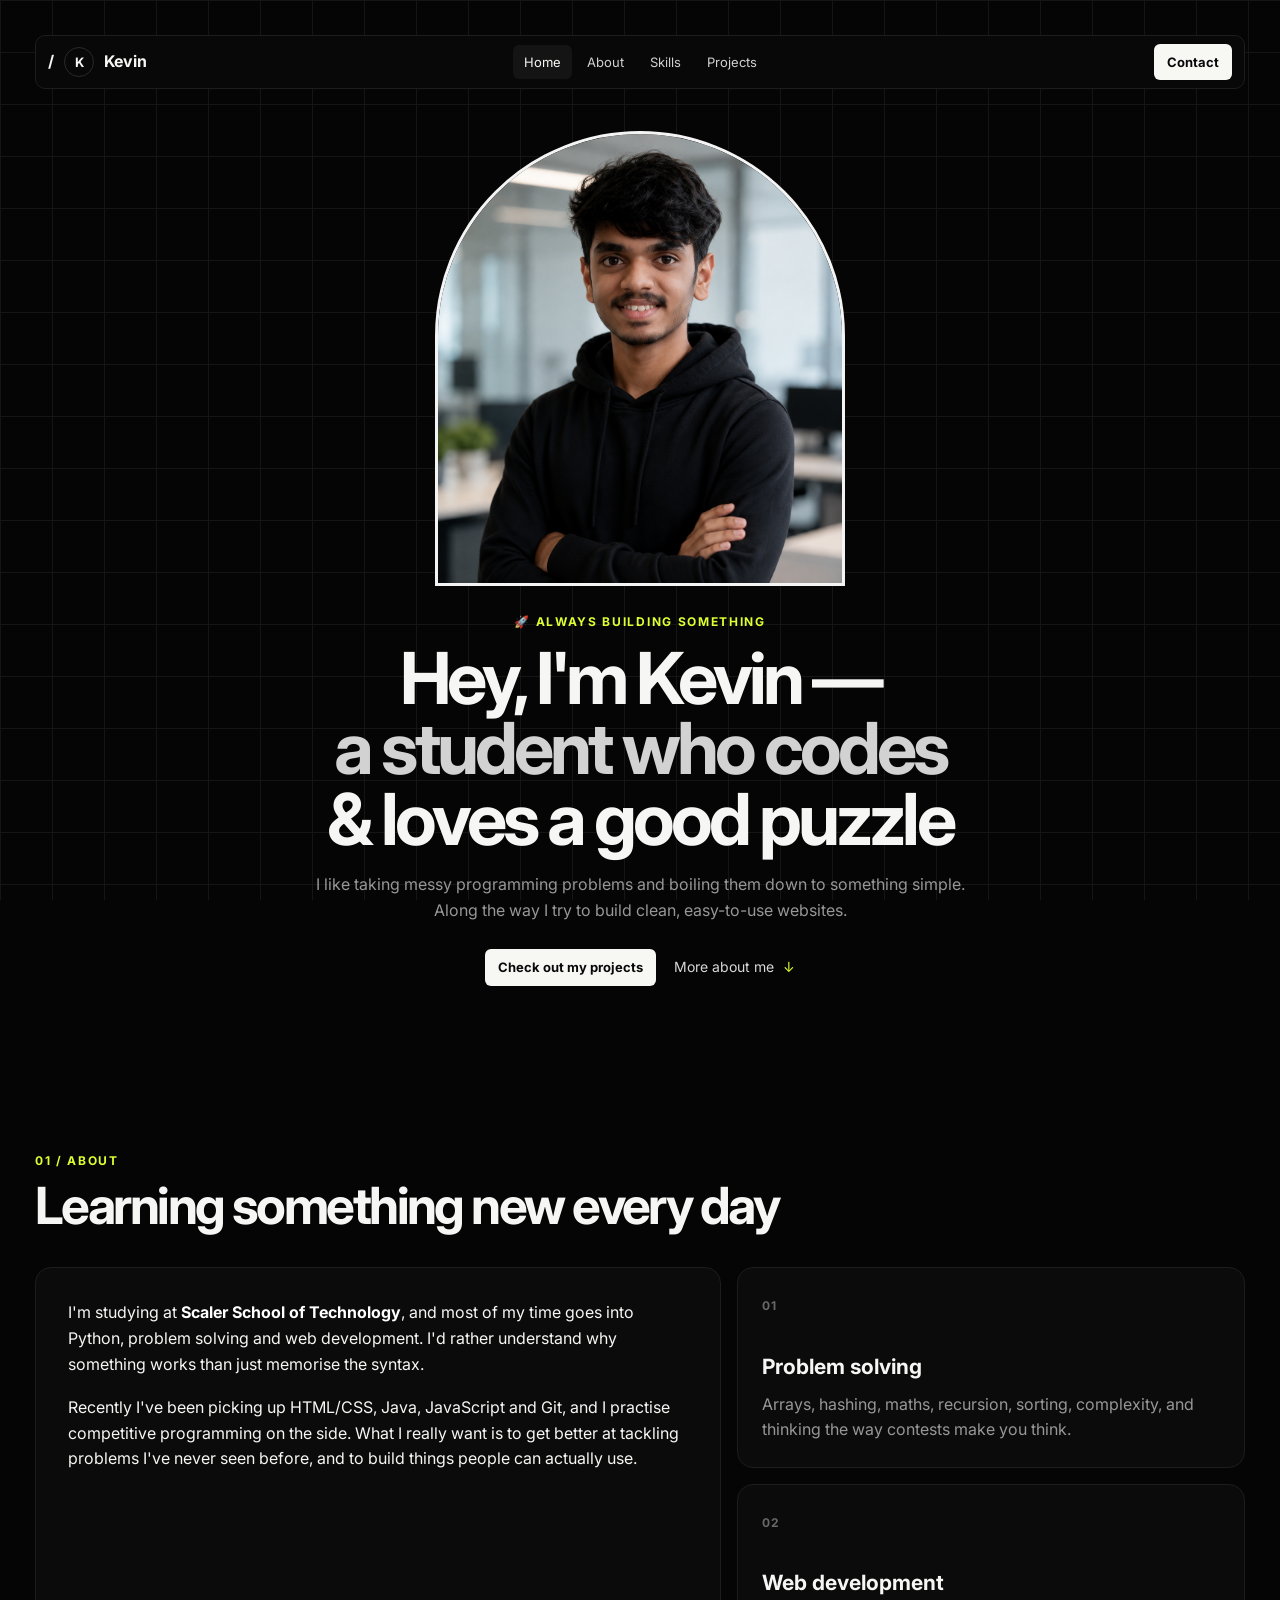
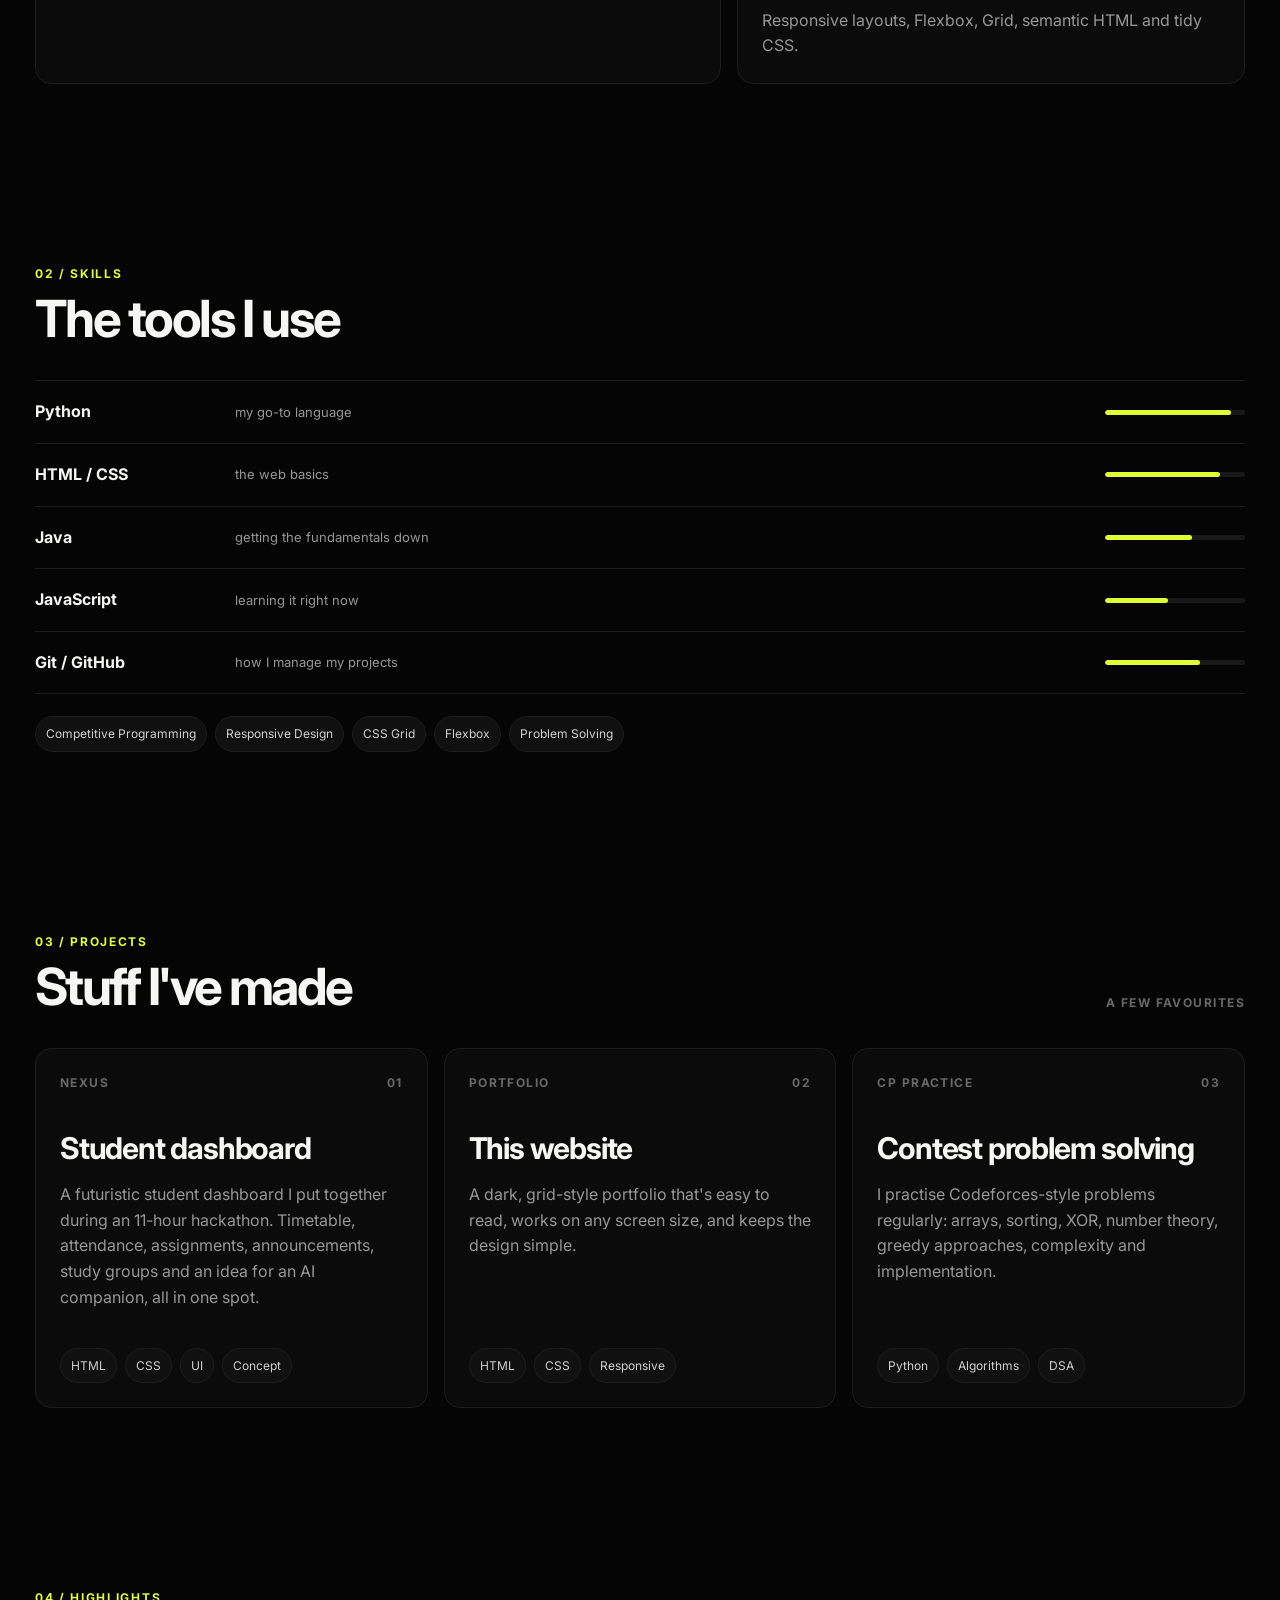
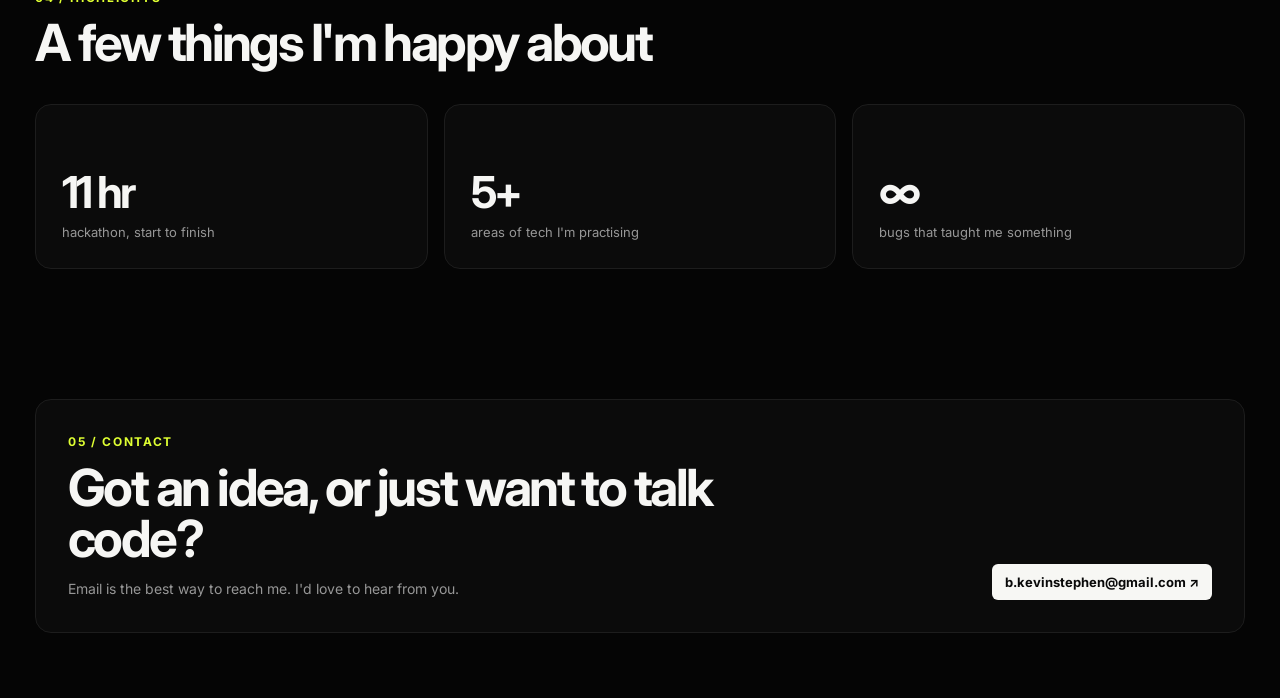
<file: index.html>
<!doctype html>
<html lang="en">
  <head>
    <meta charset="UTF-8" />
    <meta name="viewport" content="width=device-width, initial-scale=1.0" />
    <meta
      name="description"
      content="Kevin Stephen — student developer portfolio"/>
    <title>Kevin Stephen | Portfolio</title>
    <link
      href="https://fonts.googleapis.com/css2?family=Inter:wght@400;500;600;700;800&display=swap"
      rel="stylesheet"
    />
    <link rel="stylesheet" href="styles.css" />
  </head>

  <body>
    <div class="bg-grid"></div>

    <header class="site-header">
      <a class="logo" href="#home" aria-label="Kevin Stephen home">
        /
        <span class="logo-letter">K</span>
        <span>Kevin</span>
      </a><nav class="menu" aria-label="Main navigation">
          <a href="#home">Home</a>
        <a href="#about">About</a>
        <a href="#skills">Skills</a>
            <a href="#projects">Projects</a>
      </nav>

      <a class="contact-btn" href="#contact">Contact</a>
    </header>

    <main>
      <section id="home" class="hero wrap">
        <div class="hero-pic">
          <img src="profile.png" alt="Kevin Stephen" />
        </div>

        <div class="hero-text">
          <p class="hero-tag">🚀 Always building something</p>

          <h1>
            Hey, I'm Kevin —<br />
            <span>a student who codes</span><br />
            & loves a good puzzle
          </h1>

          <p class="hero-blurb">
            I like taking messy programming problems and boiling them down to
            something simple. Along the way I try to build clean, easy-to-use
            websites.
          </p>

          <div class="hero-buttons">
            <a class="btn" href="#projects">Check out my projects</a>
            <a class="link-btn" href="#about"> More about me <span>↓</span> </a>
          </div>
        </div>
      </section>

      <section id="about" class="block wrap">
        <div class="block-title">
          <p class="kicker">01 / About</p>
          <h2>Learning something new every day</h2>
        </div>

        <div class="about-layout">
          <div class="about-box about-main">
            <p>
              I'm studying at <strong>Scaler School of Technology</strong>, and
              most of my time goes into Python, problem solving and web
              development. I'd rather understand why something works than just
              memorise the syntax.
            </p>

            <p>
              Recently I've been picking up HTML/CSS, Java, JavaScript and Git,
              and I practise competitive programming on the side. What I really
              want is to get better at tackling problems I've never seen before,
              and to build things people can actually use.
            </p>
          </div>

          <div class="about-box about-small">
            <span class="num">01</span>
            <h3>Problem solving</h3>
            <p>
              Arrays, hashing, maths, recursion, sorting, complexity, and
              thinking the way contests make you think.
            </p>
          </div>

          <div class="about-box about-small">
            <span class="num">02</span>
            <h3>Web development</h3>
            <p>
              Responsive layouts, Flexbox, Grid, semantic HTML and tidy CSS.
            </p>
          </div>
        </div>
      </section>

      <section id="skills" class="block wrap">
        <div class="block-title">
          <p class="kicker">02 / Skills</p>
          <h2>The tools I use</h2>
        </div>

        <div class="skill-list">
          <div class="skill">
            <span class="skill-title">Python</span>
            <span class="skill-hint">my go-to language</span>
            <div class="bar">
              <span data-width="90%"></span>
            </div>
          </div>

          <div class="skill">
            <span class="skill-title">HTML / CSS</span>
            <span class="skill-hint">the web basics</span>
            <div class="bar">
              <span data-width="82%"></span>
            </div>
          </div>
          <div class="skill">
            <span class="skill-title">Java</span>
            <span class="skill-hint">getting the fundamentals down</span>
            <div class="bar">
              <span data-width="62%"></span>
            </div>
          </div>

          
          <div class="skill">
            <span class="skill-title">JavaScript</span>
            <span class="skill-hint">learning it right now</span>
            <div class="bar">
              <span data-width="45%"></span>
            </div>
          </div>

          <div class="skill">
            <span class="skill-title">Git / GitHub</span>
            <span class="skill-hint">how I manage my projects</span>
            <div class="bar">
              <span data-width="68%"></span>
            </div>
          </div>
        </div>

        <div class="chips" aria-label="Additional skills">
          <span>Competitive Programming</span>
          <span>Responsive Design</span>
          <span>CSS Grid</span>
          <span>Flexbox</span>
          <span>Problem Solving</span>
        </div>
      </section>

      <section id="projects" class="block wrap">
        <div class="block-title title-split">
          <div>
            <p class="kicker">03 / Projects</p>
            <h2>Stuff I've made</h2>
          </div>

          <span class="side-note">a few favourites</span>
        </div>

        <div class="projects-wrap">
          <article class="project project-main">
            <div class="project-head">
              <span>NEXUS</span>
              <span>01</span>
            </div>

            <h3>Student dashboard</h3>
            <p>
              A futuristic student dashboard I put together during an 11-hour
              hackathon. Timetable, attendance, assignments, announcements,
              study groups and an idea for an AI companion, all in one spot.
            </p>

            <div class="project-stack">
              <span>HTML</span>
              <span>CSS</span>
              <span>UI</span>
              <span>Concept</span>
            </div>
          </article>

          <article class="project">
            <div class="project-head">
              <span>PORTFOLIO</span>
              <span>02</span>
            </div>

            <h3>This website</h3>

            <p>
              A dark, grid-style portfolio that's easy to read, works on any
              screen size, and keeps the design simple.
            </p>

            <div class="project-stack">
              <span>HTML</span>
              <span>CSS</span>
              <span>Responsive</span>
            </div>
          </article>

          <article class="project">
            <div class="project-head">
              <span>CP PRACTICE</span>
              <span>03</span>
            </div>

            <h3>Contest problem solving</h3>

            <p>
              I practise Codeforces-style problems regularly: arrays, sorting,
              XOR, number theory, greedy approaches, complexity and
              implementation.
            </p>

            <div class="project-stack">
              <span>Python</span>
              <span>Algorithms</span>
              <span>DSA</span>
            </div>
          </article>
        </div>
      </section>

      <section class="block wrap">
        <div class="block-title">
          <p class="kicker">04 / Highlights</p>
          <h2>A few things I'm happy about</h2>
        </div>

        <div class="stats">
          <div class="stat">
            <strong>11 hr</strong>
            <span>hackathon, start to finish</span>
          </div>

          <div class="stat">
            <strong>5+</strong>
            <span>areas of tech I'm practising</span>
          </div>

          <div class="stat">
            <strong>∞</strong>
            <span>bugs that taught me something</span>
          </div>
        </div>
      </section>
      <section id="contact" class="contact wrap">
        <div>
          <p class="kicker">05 / Contact</p>
          <h2>Got an idea, or just want to talk code?</h2>

          <p class="contact-note">
            Email is the best way to reach me. I'd love to hear from you.
          </p>
        </div>

        <a class="btn" href="mailto:b.kevinstephen@gmail.com">
          b.kevinstephen@gmail.com ↗
        </a>
      </section>
    </main>

    <button id="topBtn" aria-label="Back to top">↑</button>



    <script>
      const navLinks = document.querySelectorAll(".menu a");
      const pageSections = document.querySelectorAll("main section[id]");
      const topBtn = document.getElementById("topBtn");
      const barFills = document.querySelectorAll(".bar span");
      const skillsBlock = document.getElementById("skills");

      function highlightNav() {
        let currentId = "home";

        pageSections.forEach(function (sec) {
          if (sec.getBoundingClientRect().top <= window.innerHeight * 0.35) { currentId = sec.id; }
        });

        navLinks.forEach(function (link) {
          link.classList.toggle(
            "active",
            link.getAttribute("href") === "#" + currentId,
          );
        });
      }

      window.addEventListener("scroll", highlightNav);

      window.addEventListener("scroll", function () {
        if (window.scrollY > 400) {
          topBtn.classList.add("show");
        } else {
          topBtn.classList.remove("show");
        }
      });

      topBtn.addEventListener("click", function () {
        window.scrollTo({
          top: 0,
          behavior: "smooth",
        });
      });

      const barObserver = new IntersectionObserver(
        function (entries) {
          if (entries[0].isIntersecting) {
            barFills.forEach(function (fill) {
              fill.style.width = fill.dataset.width;
            });

            barObserver.disconnect();
          }
        },
        {
          threshold: 0.3,
        },
      );

      barObserver.observe(skillsBlock);

      highlightNav();
    </script>
  </body>
</html>
</file>
<file: styles.css>
:root {
  --bg: #050505;
  --panel: #0b0b0b;
  --border: #1d1d1d;
  --text: #f6f6f4;
  --muted: #979797;
  --dim: #686868;
  --accent: #dfff32;
  --max: 1180px;
}
* {
  box-sizing: border-box;
  margin: 0;
  padding: 0;
}

html {
  scroll-behavior: smooth;
}

body {
  min-height: 100vh;
  overflow-x: hidden;
  background: var(--bg);
  color: var(--text);
  font: 400 16px/1.6 "Inter", Arial, sans-serif;
  margin: 35px;
}

a {
  color: inherit;
  text-decoration: none;
}

.bg-grid {
  position: fixed;
  inset: 0;
  z-index: -1;
  pointer-events: none;
  background-image:
    linear-gradient(#151515 1px, transparent 1px),
    linear-gradient(90deg, #151515 1px, transparent 1px);
  background-size: 52px 52px;
}

.site-header {
  position: sticky;
  top: 10px;
  z-index: 20;
  min-height: 54px;
  margin-top: 10px;
  padding: 0 12px;
  display: grid;
  grid-template-columns: 1fr auto 1fr;
  align-items: center;
  gap: 12px;
  border: 1px solid var(--border);
  border-radius: 10px;
  background: #080808;
}

.logo {
  display: inline-flex;
  align-items: center;
  gap: 10px;
  font-size: 16px;
  font-weight: 700;
}

.logo-letter {
  display: grid;
  place-items: center;
  width: 30px;
  height: 30px;
  border: 1px solid #2a2a2a;
  border-radius: 50%;
  font-size: 13px;
}

.menu {
  display: flex;
  gap: 4px;
}

.menu a {
  padding: 7px 11px;
  border-radius: 6px;
  color: #d0d0d0;
  font-size: 13px;
}

.menu a:hover,
.menu .active {
  color: var(--text);
  background: #141414;
}

.contact-btn,
.btn {
  justify-self: end;
  padding: 8px 13px;
  border-radius: 6px;
  background: #f7f7f4;
  color: #090909;
  font-size: 13px;
  font-weight: 700;
}

.contact-btn:hover,
.btn:hover {
  background: var(--accent);
}

.hero {
  min-height: calc(100vh - 110px);
  padding: 42px 0 75px;
  display: flex;
  flex-direction: column;
  justify-content: center;
  align-items: center;
  text-align: center;
}

.hero-pic {
  width: min(410px, 78vw);
  height: 455px;
  margin-bottom: 26px;
  overflow: hidden;
  border: 3px solid #f4f4f4;
  border-radius: 210px 210px 0 0;
  background: #111;
}

.hero-pic img {
  width: 100%;
  height: 120%;
  display: block;
  object-fit: cover;
}

.hero-text {
  max-width: 840px;
}


.hero-tag,
.kicker {
  color: var(--accent);
  font-size: 12px;
  font-weight: 700;
  letter-spacing: .14em;
  text-transform: uppercase;
}

.hero h1 {
  margin-top: 12px;
  font-size: clamp(40px, 5.6vw, 72px);
  line-height: .98;
  letter-spacing: -.055em;
}

.hero h1 span {
  color: #d2d2d2;
}

.hero-blurb {
  max-width: 650px;
  margin: 18px auto 0;
  color: var(--muted);
}

.hero-buttons {
  display: flex;
  justify-content: center;
  align-items: center;
  gap: 18px;
  margin-top: 26px;
}

.link-btn {
  color: #d8d8d8;
  font-size: 14px;
}

.link-btn span {
  margin-left: 5px;
  color: var(--accent);
}

.block {
  padding: 90px 0;
}

.block-title {
  margin-bottom: 36px;
}

.block-title h2,
.contact h2 {
  max-width: 760px;
  margin-top: 10px;
  font-size: clamp(34px, 4vw, 56px);
  line-height: 1;
  letter-spacing: -.05em;
}

.about-layout {
  display: grid;
  grid-template-columns: 1.35fr 1fr;
  gap: 16px;
}

.about-box,
.project,
.stat,
.contact {
  border: 1px solid var(--border);
  border-radius: 16px;
  background: var(--panel);
}

.about-main {
  grid-row: span 2;
  padding: 32px;
}
.about-main p + p {
  margin-top: 18px;
}

.about-main strong {
  color: #fff;
}

.about-small {
  padding: 24px;
}

.num,
.project-head,
.side-note {
  color: var(--dim);
  font-size: 12px;
  font-weight: 700;
  letter-spacing: .12em;
  text-transform: uppercase;
}

.about-small h3 {
  margin: 32px 0 8px;
  font-size: 21px;
}

.about-small p,
.project p,
.contact-note {
  color: var(--muted);
}

.skill-list {
  border-top: 1px solid var(--border);
}

.skill {
  display: grid;
  grid-template-columns: 180px 1fr 140px;
  align-items: center;
  gap: 20px;
  padding: 18px 0;
  border-bottom: 1px solid var(--border);
}

.skill-title {
  font-weight: 700;
}

.skill-hint {
  color: var(--muted);
  font-size: 13px;
}

.bar {
  height: 5px;
  overflow: hidden;
  border-radius: 999px;
  background: #181818;
}

.bar span {
  display: block;
  width: 0;
  height: 100%;
  border-radius: inherit;
  background: var(--accent);
  transition: width 1.2s ease;
}

.chips,
.project-stack {
  display: flex;
  flex-wrap: wrap;
  gap: 8px;
}

.chips {
  margin-top: 22px;
}

.chips span,
.project-stack span {
  padding: 7px 10px;
  border: 1px solid var(--border);
  border-radius: 999px;
  color: #d0d0d0;
  background: #101010;
  font-size: 12px;
}

.title-split {
  display: flex;
  align-items: end;
  justify-content: space-between;
  gap: 24px;
}

.projects-wrap,
.stats {
  display: grid;
  grid-template-columns: repeat(3, 1fr);
  gap: 16px;
}

.project {
  min-height: 360px;
  padding: 24px;
  display: flex;
  flex-direction: column;
}

.project-head {
  display: flex;
  justify-content: space-between;
}

.project h3 {
  margin-top: 32px;
  margin-bottom: 10px;
  font-size: 30px;
  letter-spacing: -.04em;
}

.project p {
  margin-bottom: 20px;
}

.project-stack {
  margin-top: auto;
}

.stat {
  min-height: 165px;
  padding: 26px;
  display: flex;
  flex-direction: column;
  justify-content: flex-end;
}

.stat strong {
  font-size: 44px;
  line-height: 1;
  letter-spacing: -.06em;
}

.stat span {
  margin-top: 8px;
  color: var(--muted);
  font-size: 13px;
}

.contact {
  margin: 40px 0 65px;
  padding: 32px;
  display: flex;
  align-items: end;
  justify-content: space-between;
  gap: 28px;
}

.contact h2 {
  max-width: 720px;
}
.contact-note {
  max-width: 690px;
  margin-top: 14px;
  font-size: 14px;
}

.contact .btn {
  flex: 0 0 auto;
  white-space: nowrap;
}

#topBtn {
  position: fixed;
  right: 25px;
  bottom: 25px;
  z-index: 30;
  width: 42px;
  height: 42px;
  border: 1px solid var(--border);
  border-radius: 50%;
  background: #f7f7f4;
  color: #090909;
  font-size: 20px;
  cursor: pointer;
  opacity: 0;
  visibility: hidden;
  transition: opacity .3s, visibility .3s, background .2s;
}

#topBtn.show {
  opacity: 1;
  visibility: visible;
}

#topBtn:hover {
  background: var(--accent);
}

@media (max-width: 900px) {
  .site-header {
    grid-template-columns: 1fr auto;
    padding-top: 8px;
  }

  .menu {
    grid-column: 1 / -1;
    grid-row: 2;
    justify-content: center;
    padding: 9px 0 12px;
    border-top: 1px solid var(--border);
  }

  .contact-btn {
    grid-column: 2;
    grid-row: 1;
  }

  .about-layout,
  .projects-wrap,
  .stats {
    grid-template-columns: 1fr;
  }

  .about-main {
    grid-row: auto;
  }

  .skill {
    grid-template-columns: 1fr;
    gap: 8px;
  }

  .contact {
    flex-direction: column;
    align-items: flex-start;
  }

  .contact .btn {
    justify-self: start;
  }
}



@media (max-width: 620px) {
  .site-header {
    top: 7px;
    margin-top: 7px;
    min-height: 52px;
    padding-inline: 10px;
    border-radius: 9px;
  }

  .logo {
    font-size: 15px;
  }

  .logo-letter {
    width: 29px;
    height: 29px;
  }

  .menu {
    gap: 1px;
  }

  .menu a {
    padding: 7px 8px;
    font-size: 12px;
  }

  .contact-btn {
    padding: 7px 10px;
    font-size: 12px;
  }


  .hero {
    min-height: calc(100vh - 100px);
    padding-top: 24px;
  }

  .hero-pic {
    width: 78vw;
    height: 350px;
    border-radius: 170px 170px 0 0;
  }

  .hero h1 {
    font-size: 42px;
  }

  .hero-blurb {
    font-size: 14px;
  }

  .hero-buttons {
    flex-direction: column;
    gap: 12px;
  }

  .block {
    padding: 70px 0;
  }

  .about-box,
  .project,
  .stat,
  .contact {
    border-radius: 13px;
  }

  .about-main,
  .about-small,
  .project,
  .stat,
  .contact {
    padding: 22px;
  }

  .project {
    min-height: 320px;
  }

  .title-split {
    align-items: flex-start;
    flex-direction: column;
  }


  #topBtn {
    right: 18px;
    bottom: 18px;
  }
}
</file>
